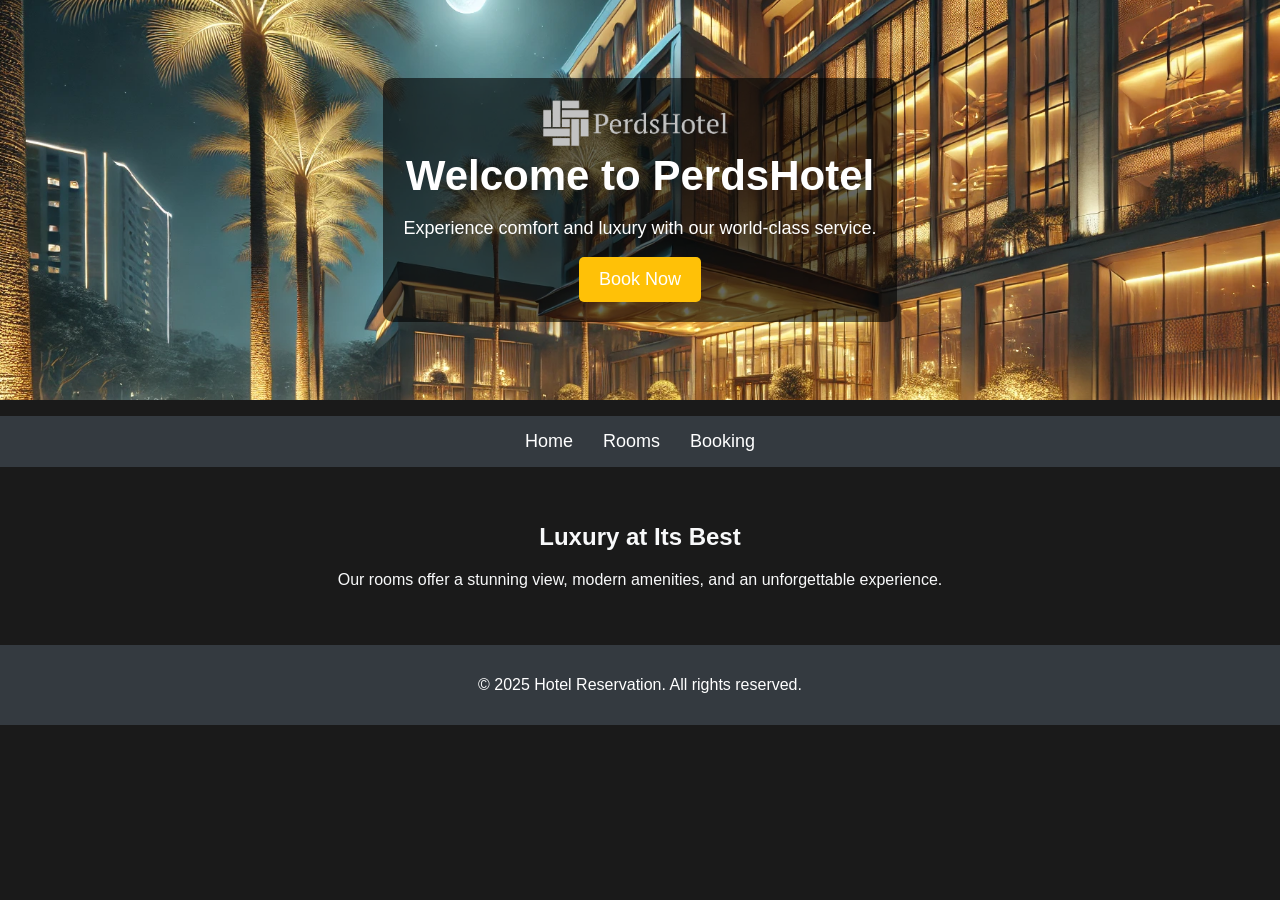
<file: index.html>
<!DOCTYPE html>
<html lang="en">
<head>
    <meta charset="UTF-8">
    <meta name="viewport" content="width=device-width, initial-scale=1.0">
    <title>Hotel Reservation</title>
    <link rel="stylesheet" href="style.css">
    <style>
        nav {
            transition: transform 0.5s ease;
        }
        .nav-hidden {
            transform: translateY(-100%);
        }
    </style>
    <script>
        function moveNavToTop() {
            document.querySelector('nav').classList.add('nav-hidden');
        }
    </script>
</head>
<body>
    <header>
        <div class="header-content">
            <img src="Logo.png" alt="PerdsHotel Logo" class="hotel-logo">
            <h1>Welcome to PerdsHotel</h1>
            <p>Experience comfort and luxury with our world-class service.</p>
            <button onclick="location.href='booking.html'">Book Now</button>
        </div>
    </header>

    <nav>
        <ul>
            <li><a href="index.html">Home</a></li>
            <li><a href="rooms.html" onclick="moveNavToTop()">Rooms</a></li>
            <li><a href="booking.html">Booking</a></li>
        </ul>
    </nav>

    <main>
        <h2>Luxury at Its Best</h2>
        <p>Our rooms offer a stunning view, modern amenities, and an unforgettable experience.</p>
    </main>

    <footer>
        <p>&copy; 2025 Hotel Reservation. All rights reserved.</p>
    </footer>
</body>
</html>
</file>
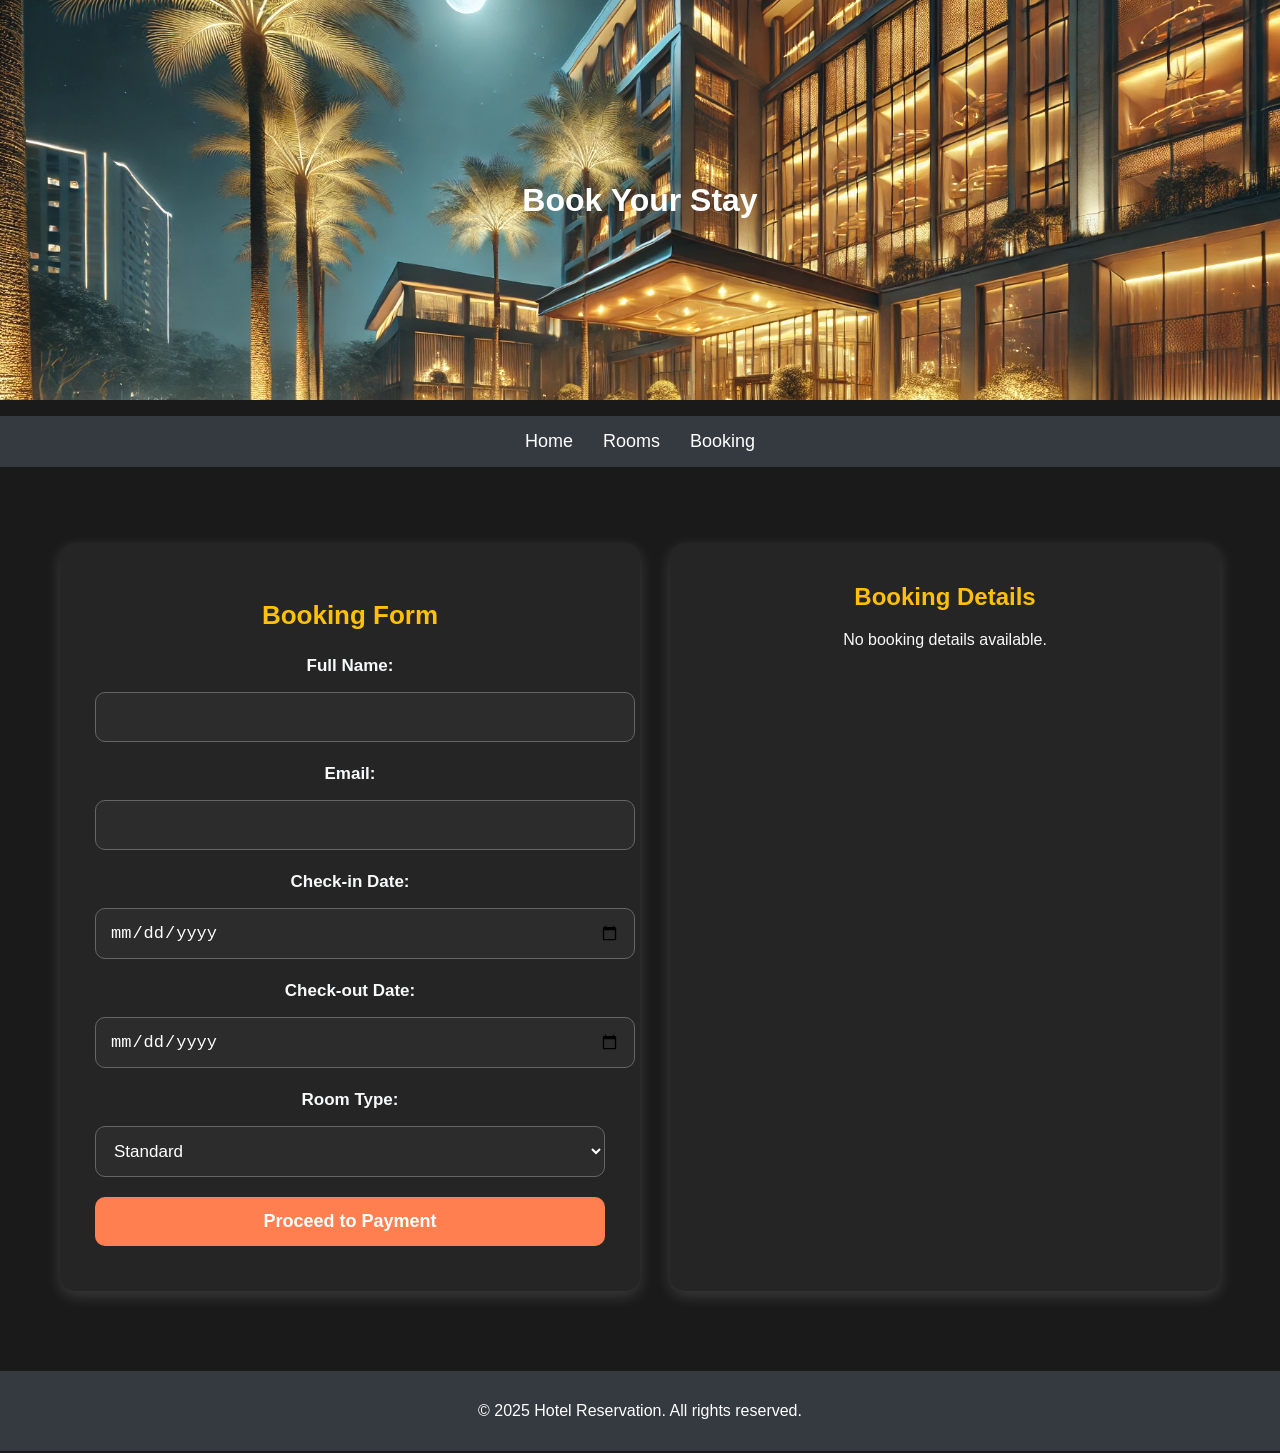
<file: booking.html>
<!DOCTYPE html>
<html lang="en">
<head>
    <meta charset="UTF-8">
    <meta name="viewport" content="width=device-width, initial-scale=1.0">
    <title>Booking</title>
    <link rel="stylesheet" href="style.css">
    <style>
        .booking-container {
            display: flex;
            justify-content: space-between;
            gap: 30px;
            padding: 40px;
            max-width: 1200px;
            margin: auto;
        }
        .booking-form {
            background: #252525;
            padding: 35px;
            border-radius: 15px;
            box-shadow: 0 5px 15px rgba(255, 255, 255, 0.15);
            width: 48%;
        }
        .booking-form h2 {
            text-align: center;
            margin-bottom: 25px;
            font-size: 26px;
            color: #ffc107;
        }
        .booking-form label {
            display: block;
            margin: 12px 0 6px;
            font-size: 17px;
            color: #f8f9fa;
            font-weight: bold;
        }
        .booking-form input, .booking-form select, .booking-form button {
            width: 100%;
            padding: 14px;
            margin: 10px 0;
            border-radius: 10px;
            border: none;
            font-size: 17px;
        }
        .booking-form input, .booking-form select {
            background: #2c2c2c;
            color: white;
            border: 1px solid #666;
        }
        .booking-form input:focus, .booking-form select:focus {
            outline: none;
            border-color: #ffc107;
        }
        .booking-form button {
            background: #ff7f50;
            color: white;
            cursor: pointer;
            transition: background 0.3s ease-in-out, transform 0.2s;
            font-size: 18px;
            font-weight: bold;
        }
        .booking-form button:hover {
            background: #ff5722;
            transform: scale(1.05);
        }
        .booking-tracking {
            width: 48%;
            background: #252525;
            padding: 20px;
            border-radius: 15px;
            box-shadow: 0 5px 15px rgba(255, 255, 255, 0.15);
        }
        .booking-tracking h2 {
            text-align: center;
            color: #ffc107;
        }
        .booking-tracking p {
            color: #f8f9fa;
            text-align: center;
        }
    </style>
    <script>
        window.addEventListener('scroll', function() {
            let header = document.querySelector('header');
            if (window.scrollY > 50) {
                header.classList.add('shrink');
            } else {
                header.classList.remove('shrink');
            }
        });

        function redirectToPayment(event) {
            event.preventDefault();
            window.location.href = 'payment.html';
        }
    </script>
</head>
<body>
    <header>
        <h1>Book Your Stay</h1>
    </header>

    <nav>
        <ul>
            <li><a href="index.html">Home</a></li>
            <li><a href="rooms.html">Rooms</a></li>
            <li><a href="booking.html">Booking</a></li>
        </ul>
    </nav>

    <main>
        <div class="booking-container">
            <section class="booking-form">
                <h2>Booking Form</h2>
                <form id="bookingForm" onsubmit="redirectToPayment(event)">
                    <label for="fullName">Full Name:</label>
                    <input type="text" id="fullName" name="fullName" required>

                    <label for="email">Email:</label>
                    <input type="email" id="email" name="email" required>

                    <label for="checkInDate">Check-in Date:</label>
                    <input type="date" id="checkInDate" name="checkInDate" required>

                    <label for="checkOutDate">Check-out Date:</label>
                    <input type="date" id="checkOutDate" name="checkOutDate" required>

                    <label for="roomType">Room Type:</label>
                    <select id="roomType" name="roomType">
                        <option value="standard">Standard</option>
                        <option value="deluxe">Deluxe</option>
                        <option value="suite">Suite</option>
                        <option value="presidential">Presidential Suite</option>
                    </select>

                    <button type="submit">Proceed to Payment</button>
                </form>
            </section>

            <section class="booking-tracking">
                <h2>Booking Details</h2>
                <div id="bookingDetails">
                    <p>No booking details available.</p>
                </div>
            </section>
        </div>
    </main>

    <footer>
        <p style="text-align: center;">&copy; 2025 Hotel Reservation. All rights reserved.</p>
    </footer>
</body>
</html>
</file>
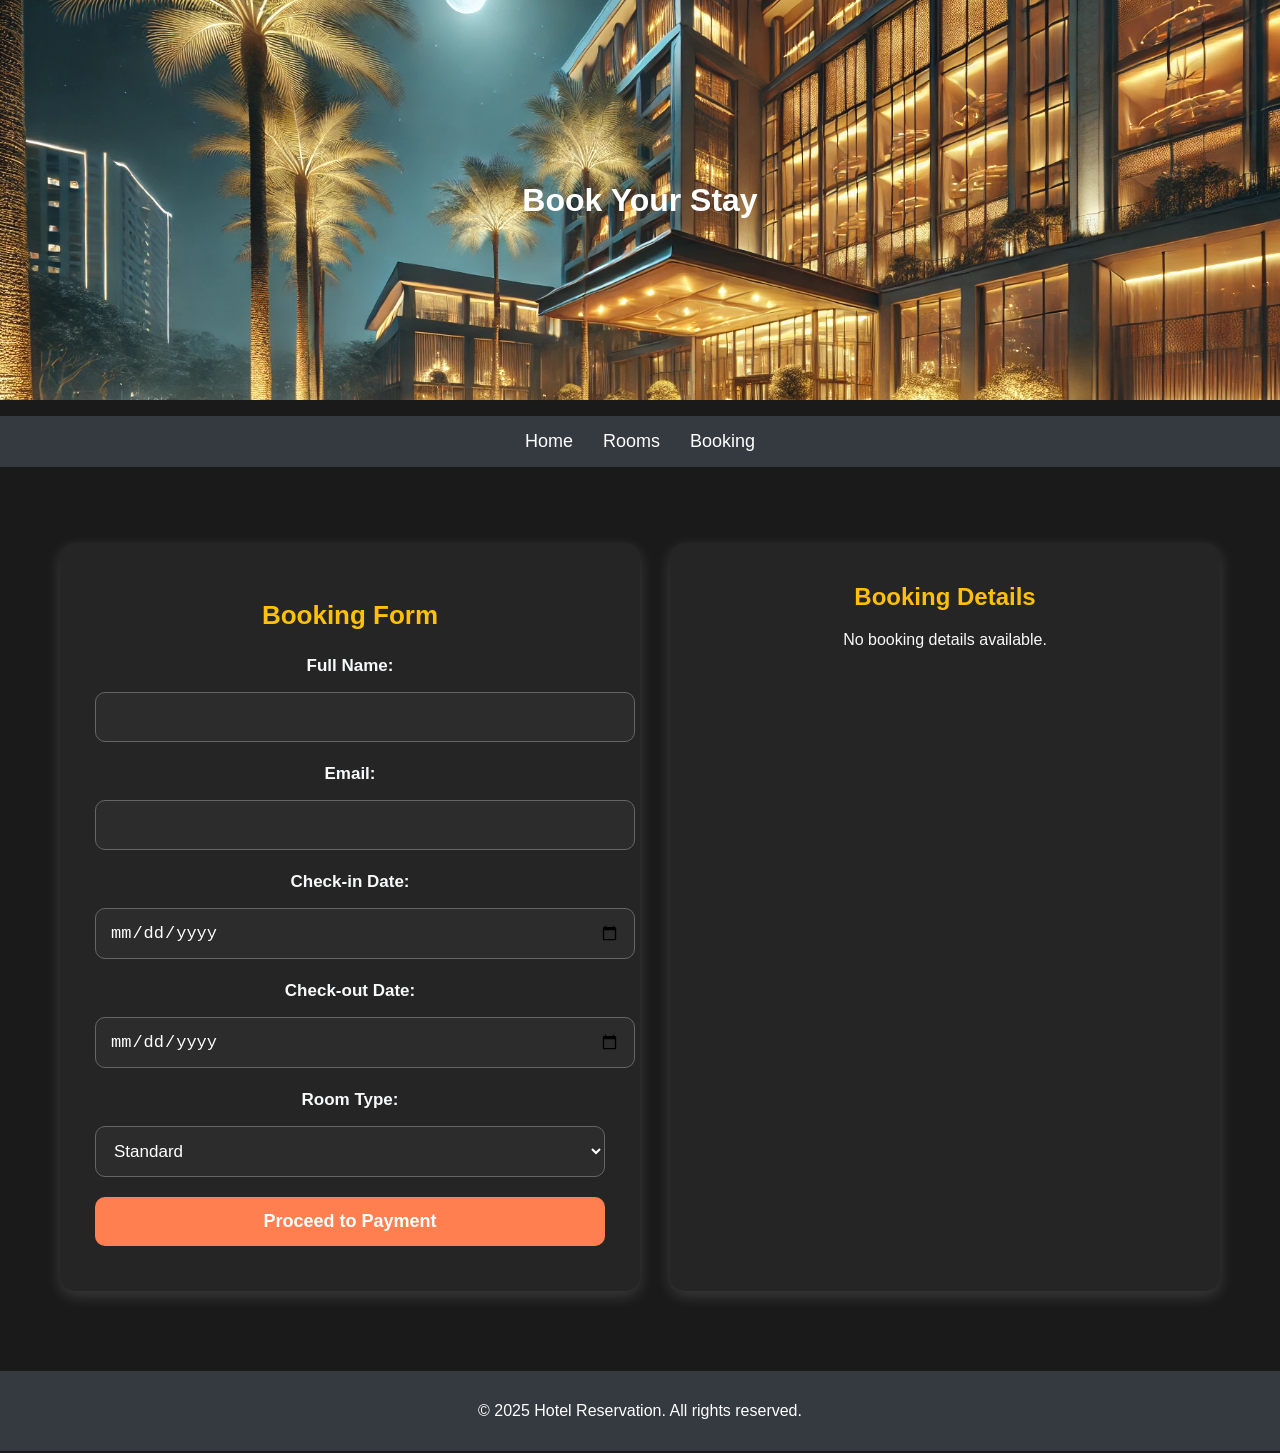
<file: booking2.html>
<!DOCTYPE html>
<html lang="en">
<head>
    <meta charset="UTF-8">
    <meta name="viewport" content="width=device-width, initial-scale=1.0">
    <title>Booking</title>
    <link rel="stylesheet" href="style.css">
    <style>
        .booking-container {
            display: flex;
            justify-content: space-between;
            gap: 30px;
            padding: 40px;
            max-width: 1200px;
            margin: auto;
        }
        .booking-form {
            background: #252525;
            padding: 35px;
            border-radius: 15px;
            box-shadow: 0 5px 15px rgba(255, 255, 255, 0.15);
            width: 48%;
        }
        .booking-form h2 {
            text-align: center;
            margin-bottom: 25px;
            font-size: 26px;
            color: #ffc107;
        }
        .booking-form label {
            display: block;
            margin: 12px 0 6px;
            font-size: 17px;
            color: #f8f9fa;
            font-weight: bold;
        }
        .booking-form input, .booking-form select, .booking-form button {
            width: 100%;
            padding: 14px;
            margin: 10px 0;
            border-radius: 10px;
            border: none;
            font-size: 17px;
        }
        .booking-form input, .booking-form select {
            background: #2c2c2c;
            color: white;
            border: 1px solid #666;
        }
        .booking-form input:focus, .booking-form select:focus {
            outline: none;
            border-color: #ffc107;
        }
        .booking-form button {
            background: #ff7f50;
            color: white;
            cursor: pointer;
            transition: background 0.3s ease-in-out, transform 0.2s;
            font-size: 18px;
            font-weight: bold;
        }
        .booking-form button:hover {
            background: #ff5722;
            transform: scale(1.05);
        }
        .booking-tracking {
            width: 48%;
            background: #252525;
            padding: 20px;
            border-radius: 15px;
            box-shadow: 0 5px 15px rgba(255, 255, 255, 0.15);
        }
        .booking-tracking h2 {
            text-align: center;
            color: #ffc107;
        }
        .booking-tracking p {
            color: #f8f9fa;
            text-align: center;
        }
    </style>
    <script>
        function redirectToPayment(event) {
            event.preventDefault();

            const checkInDate = new Date(document.getElementById("checkInDate").value);
            const checkOutDate = new Date(document.getElementById("checkOutDate").value);
            const numberOfDays = Math.round((checkOutDate - checkInDate) / (1000 * 60 * 60 * 24));

            const roomRates = {
                standard: 100,
                deluxe: 150,
                suite: 200,
                presidential: 300
            };

            const exchangeRate = 50; // Example exchange rate (1 USD = 50 PHP)
            const selectedRoom = document.getElementById("roomType").value;
            const totalAmountPHP = numberOfDays * roomRates[selectedRoom] * exchangeRate;

            const formData = {
                fullName: document.getElementById("fullName").value,
                email: document.getElementById("email").value,
                checkInDate: document.getElementById("checkInDate").value,
                checkOutDate: document.getElementById("checkOutDate").value,
                roomType: selectedRoom,
                numberOfDays: numberOfDays,
                roomRate: roomRates[selectedRoom],
                exchangeRate: exchangeRate,
                totalAmountPHP: totalAmountPHP
            };

            localStorage.setItem('receiptData', JSON.stringify(formData));
            window.location.href = 'payment.html';
        }

        window.onload = function() {
            const bookingDetailsDiv = document.getElementById("bookingDetails");
            const receiptData = JSON.parse(localStorage.getItem('receiptData'));

            if (!receiptData) {
                bookingDetailsDiv.innerHTML = "<p>No booking details available.</p>";
                return;
            }

            let detailsHTML = `
                <h3>Booking Summary</h3>
                <p><strong>Full Name:</strong> ${receiptData.fullName}</p>
                <p><strong>Email:</strong> ${receiptData.email}</p>
                <p><strong>Room Type:</strong> ${receiptData.roomType}</p>
                <p><strong>Check-in Date:</strong> ${receiptData.checkInDate}</p>
                <p><strong>Check-out Date:</strong> ${receiptData.checkOutDate}</p>
                <p><strong>Number of Days:</strong> ${receiptData.numberOfDays}</p>
                <p><strong>Room Rate (USD):</strong> $${receiptData.roomRate}</p>
                <p><strong>Exchange Rate:</strong> 1 USD = ${receiptData.exchangeRate} PHP</p>
                <p><strong>Total Amount (PHP):</strong> ₱${receiptData.totalAmountPHP}</p>
            `;

            bookingDetailsDiv.innerHTML = detailsHTML;
        };
    </script>
</head>
<body>
    <header>
        <h1>Book Your Stay</h1>
    </header>

    <nav>
        <ul>
            <li><a href="index.html">Home</a></li>
            <li><a href="rooms.html">Rooms</a></li>
            <li><a href="booking.html">Booking</a></li>
        </ul>
    </nav>

    <main>
        <div class="booking-container">
            <section class="booking-form">
                <h2>Booking Form</h2>
                <form id="bookingForm" onsubmit="redirectToPayment(event)">
                    <label for="fullName">Full Name:</label>
                    <input type="text" id="fullName" name="fullName" required>

                    <label for="email">Email:</label>
                    <input type="email" id="email" name="email" required>

                    <label for="checkInDate">Check-in Date:</label>
                    <input type="date" id="checkInDate" name="checkInDate" required>

                    <label for="checkOutDate">Check-out Date:</label>
                    <input type="date" id="checkOutDate" name="checkOutDate" required>

                    <label for="roomType">Room Type:</label>
                    <select id="roomType" name="roomType">
                        <option value="standard">Standard</option>
                        <option value="deluxe">Deluxe</option>
                        <option value="suite">Suite</option>
                        <option value="presidential">Presidential Suite</option>
                    </select>

                    <button type="submit">Proceed to Payment</button>
                </form>
            </section>

            <section class="booking-tracking">
                <h2>Booking Details</h2>
                <div id="bookingDetails">
                    <p>No booking details available.</p>
                </div>
            </section>
        </div>
    </main>

    <footer>
        <p style="text-align: center;">&copy; 2025 Hotel Reservation. All rights reserved.</p>
    </footer>
</body>
</html>
</file>
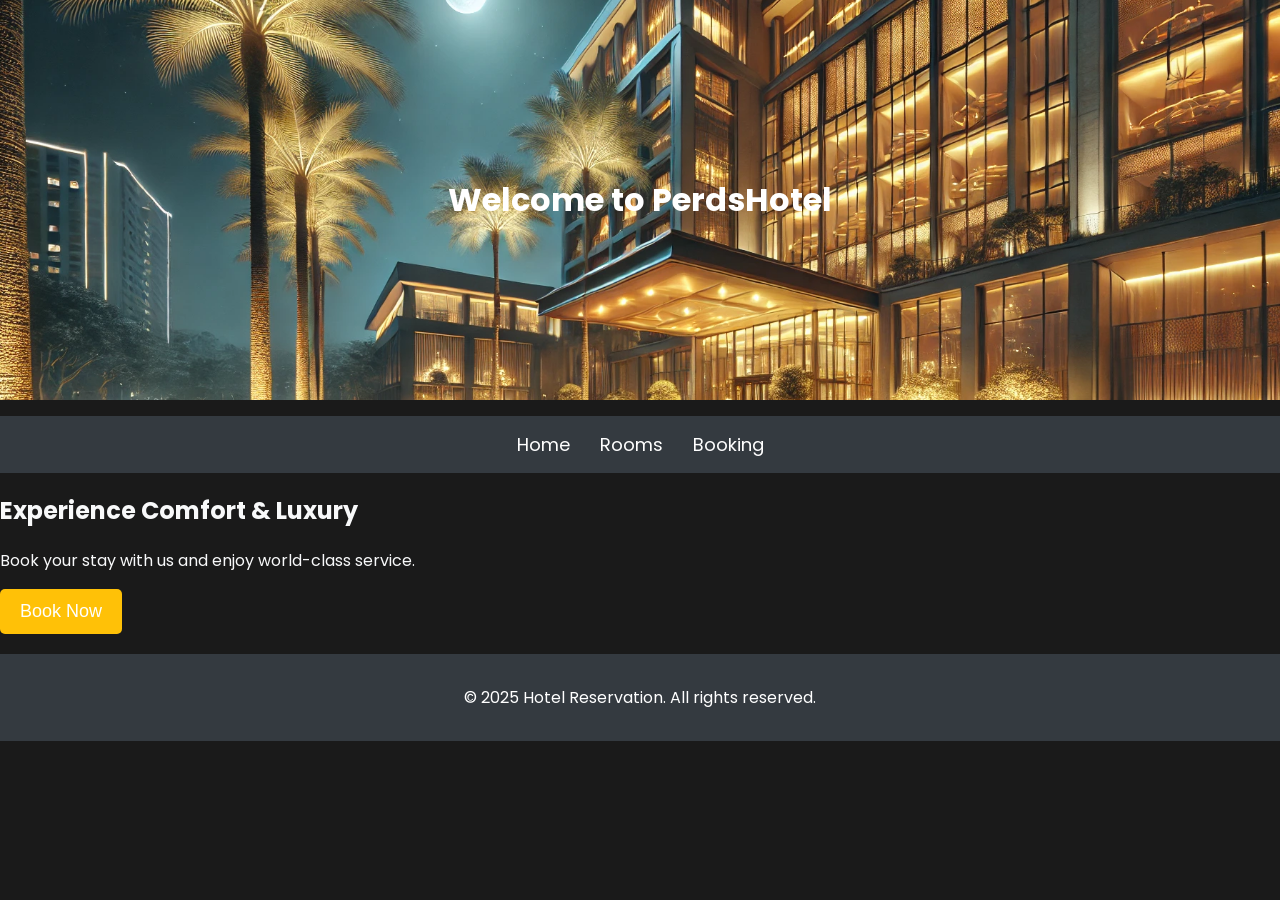
<file: index2.html>
<!DOCTYPE html>
<html lang="en">
<head>
    <meta charset="UTF-8">
    <meta name="viewport" content="width=device-width, initial-scale=1.0">
    <title>Hotel Reservation</title>
    <link rel="stylesheet" href="style.css">
    <link rel="preconnect" href="https://fonts.googleapis.com">
    <link rel="preconnect" href="https://fonts.gstatic.com" crossorigin>
    <link href="https://fonts.googleapis.com/css2?family=Poppins:wght@400;700&display=swap" rel="stylesheet">
</head>
<body>
    <header>
        <h1>Welcome to PerdsHotel</h1>
    </header>

    <nav>
        <ul>
            <li><a href="index.html">Home</a></li>
            <li><a href="rooms.html">Rooms</a></li>
            <li><a href="booking2.html">Booking</a></li>
        </ul>
    </nav>

    <section>
        <h2>Experience Comfort & Luxury</h2>
        <p>Book your stay with us and enjoy world-class service.</p>
        <button onclick="location.href='booking2.html'">Book Now</button>
    </section>

    <footer>
        <p>&copy; 2025 Hotel Reservation. All rights reserved.</p>
    </footer>
</body>
</html>
</file>
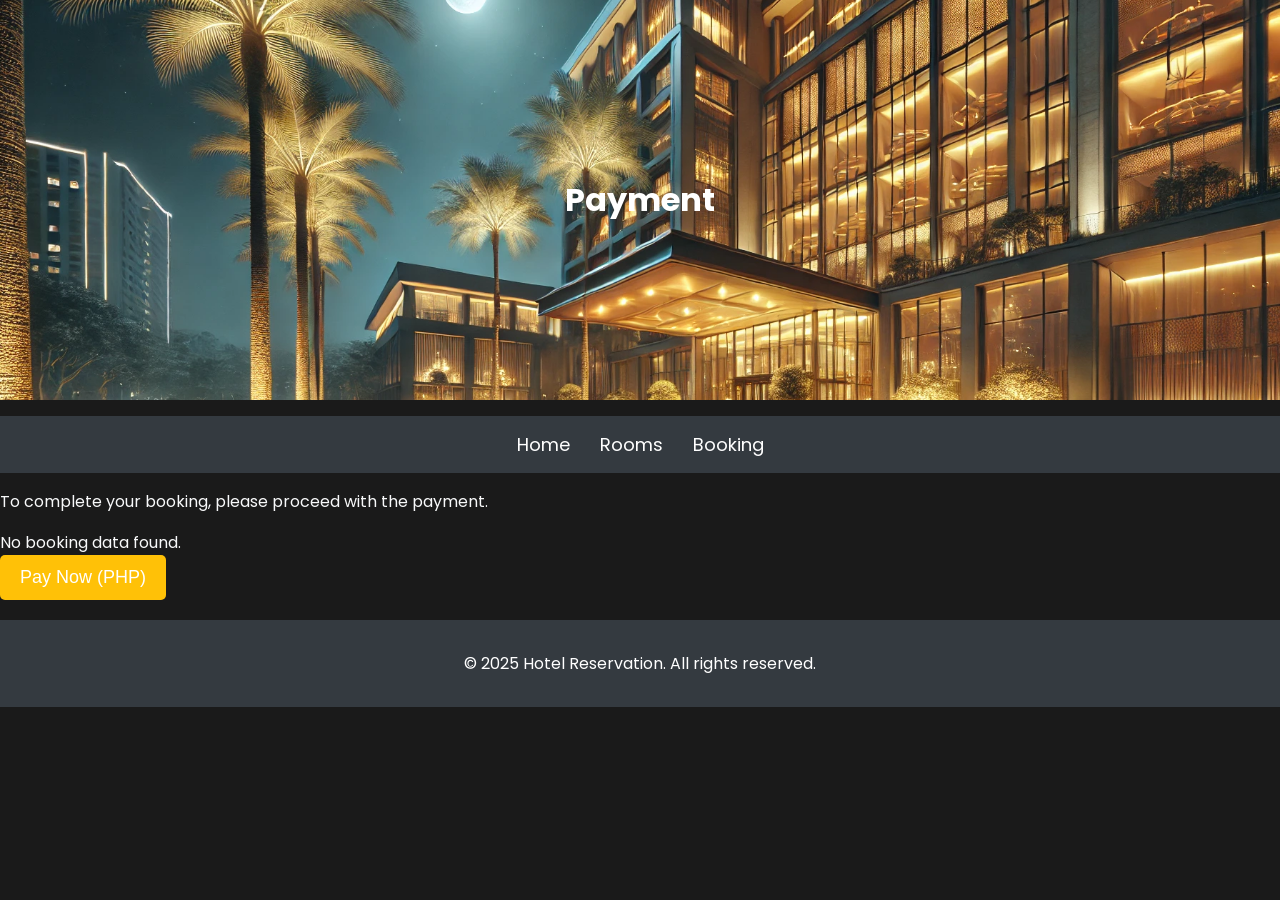
<file: payment.html>
<!DOCTYPE html>
<html lang="en">
<head>
    <meta charset="UTF-8">
    <meta name="viewport" content="width=device-width, initial-scale=1.0">
    <title>Payment</title>
    <link rel="stylesheet" href="style.css">
    <link rel="preconnect" href="https://fonts.googleapis.com">
    <link rel="preconnect" href="https://fonts.gstatic.com" crossorigin>
    <link href="https://fonts.googleapis.com/css2?family=Poppins:wght@400;700&display=swap" rel="stylesheet">
</head>
<body>
    <header>
        <h1>Payment</h1>
    </header>

    <nav>
        <ul>
            <li><a href="index.html">Home</a></li>
            <li><a href="rooms.html">Rooms</a></li>
            <li><a href="booking.html">Booking</a></li>
        </ul>
    </nav>

    <section>
        <p>To complete your booking, please proceed with the payment.</p>
        <div id="paymentSummary"></div>
        <button onclick="showPaymentModal()">Pay Now (PHP)</button>
        <div id="paymentResult"></div>
    </section>

    <!-- Payment Modal -->
    <div id="paymentModal" style="display:none;">
        <div class="modal-content">
            <span class="close">&times;</span>
            <h2>Enter Card Details</h2>
            <form id="cardForm">
                <label for="cardNumber">Card Number:</label>
                <input type="text" id="cardNumber" name="cardNumber" required>

                <label for="expirationDate">Expiration Date:</label>
                <input type="month" id="expirationDate" name="expirationDate" required>

                <label for="cvv">CVV:</label>
                <input type="number" id="cvv" name="cvv" required>

                <button type="button" onclick="confirmPayment()">Confirm Payment</button>
            </form>
        </div>
    </div>

    <footer>
        <p>&copy; 2025 Hotel Reservation. All rights reserved.</p>
    </footer>

    <script>
        // Initialize the balance
        let balance = 10000000;

        // Function to calculate the room rate based on room type
        function calculateRoomRate(roomType) {
            switch (roomType) {
                case 'standard':
                    return 1500; // Example rate in USD
                case 'deluxe':
                    return 2500; // Example rate in USD
                case 'presidential':
                    return 5000; // Example rate in USD
                default:
                    return 1000; // Default rate if room type is unknown
                }
            }

            // Function to calculate the number of days between two dates
        
        function calculateNumberOfDays(checkInDate, checkOutDate) {
            const checkIn = new Date(checkInDate);
            const checkOut = new Date(checkOutDate);
            const timeDiff = checkOut.getTime() - checkIn.getTime();
            const numberOfDays = Math.ceil(timeDiff / (1000 * 3600 * 24));
            return numberOfDays;
        }

        // Function to compute the payment amount
        function computePaymentAmount(roomRate, numberOfDays, exchangeRate) {
            const amountUSD = roomRate * numberOfDays;
            const amountPHP = amountUSD * exchangeRate; // Convert USD to PHP
            return amountPHP;
        }

        // Function to process the payment
        function processPayment(amountPHP) {
            if (balance >= amountPHP) {
                balance -= amountPHP;

                // Display the payment result
                const paymentResult = document.getElementById("paymentResult");
                paymentResult.innerHTML = `Payment of ₱${amountPHP.toFixed(2)} successful!`; // Display the result

                return true;
            } else {
                alert("Insufficient balance.");
                return false;
            }
        }

        // Function to display payment summary
        function displayPaymentSummary() {
            const bookingData = JSON.parse(localStorage.getItem('bookingData'));
            if (!bookingData) {
                document.getElementById("paymentSummary").innerText = "No booking data found.";
                return;
            }

            // Example exchange rate (USD to PHP)
            const exchangeRate = 55; // 1 USD = 55 PHP
            const roomRate = calculateRoomRate(bookingData.roomType);
            const numberOfDays = calculateNumberOfDays(bookingData.checkInDate, bookingData.checkOutDate);
            const amountPHP = computePaymentAmount(roomRate, numberOfDays, exchangeRate);

            // Create a summary of the payment details
            let paymentSummary = `
                <h3>Payment Summary</h3>
                <p>Room Type: ${bookingData.roomType}</p>
                <p>Check-in Date: ${bookingData.checkInDate}</p>
                <p>Check-out Date: ${bookingData.checkOutDate}</p>
                <p>Number of Days: ${numberOfDays}</p>
                <p>Room Rate (USD): $${roomRate}</p>
                <p>Exchange Rate (USD to PHP): 1 USD = ${exchangeRate} PHP</p>
                <p>Total Amount (PHP): ₱${amountPHP.toFixed(2)}</p>
            `;

            // Display the payment summary in the paymentSummary div
            document.getElementById("paymentSummary").innerHTML = paymentSummary;

            return amountPHP;
        }

        // Function to show the payment modal
        function showPaymentModal() {
            const modal = document.getElementById("paymentModal");
            modal.style.display = "block";

            // Get the <span> element that closes the modal
            const span = document.getElementsByClassName("close")[0];

            // When the user clicks on <span> (x), close the modal
            span.onclick = function() {
                modal.style.display = "none";
            }

            // When the user clicks anywhere outside of the modal, close it
            window.onclick = function(event) {
                if (event.target == modal) {
                    modal.style.display = "none";
                }
            }
        }

        // Function to confirm the payment
        function confirmPayment() {
    const modal = document.getElementById("paymentModal");
    modal.style.display = "none";

    const bookingData = JSON.parse(localStorage.getItem('bookingData'));
    if (!bookingData) {
        alert("No booking data found. Please go back and fill the booking form.");
        return;
    }

    // Example exchange rate (USD to PHP)
    const exchangeRate = 55; // 1 USD = 55 PHP
    const roomRate = calculateRoomRate(bookingData.roomType);
    const numberOfDays = calculateNumberOfDays(bookingData.checkInDate, bookingData.checkOutDate);
    const amountPHP = computePaymentAmount(roomRate, numberOfDays, exchangeRate);

    const paymentSuccessful = processPayment(amountPHP);

    if (paymentSuccessful) {
        // Prepare **final booking details** to be saved in localStorage
        const finalBookingData = {
            fullName: bookingData.fullName,
            email: bookingData.email,
            roomType: bookingData.roomType,
            checkInDate: bookingData.checkInDate,
            checkOutDate: bookingData.checkOutDate,
            numberOfDays: numberOfDays,
            totalAmountPHP: amountPHP.toFixed(2),
            currentBalance: balance.toFixed(2)
        };

        // Save final booking details in localStorage
        localStorage.setItem('receiptData', JSON.stringify(finalBookingData));

        // Redirect to receipt page
        window.location.href = 'receipt.html';
    }
}

        // Call the function to display the payment summary when the page loads
        window.onload = function() {
            displayPaymentSummary();
        };
    </script>
</body>
</html>
</file>
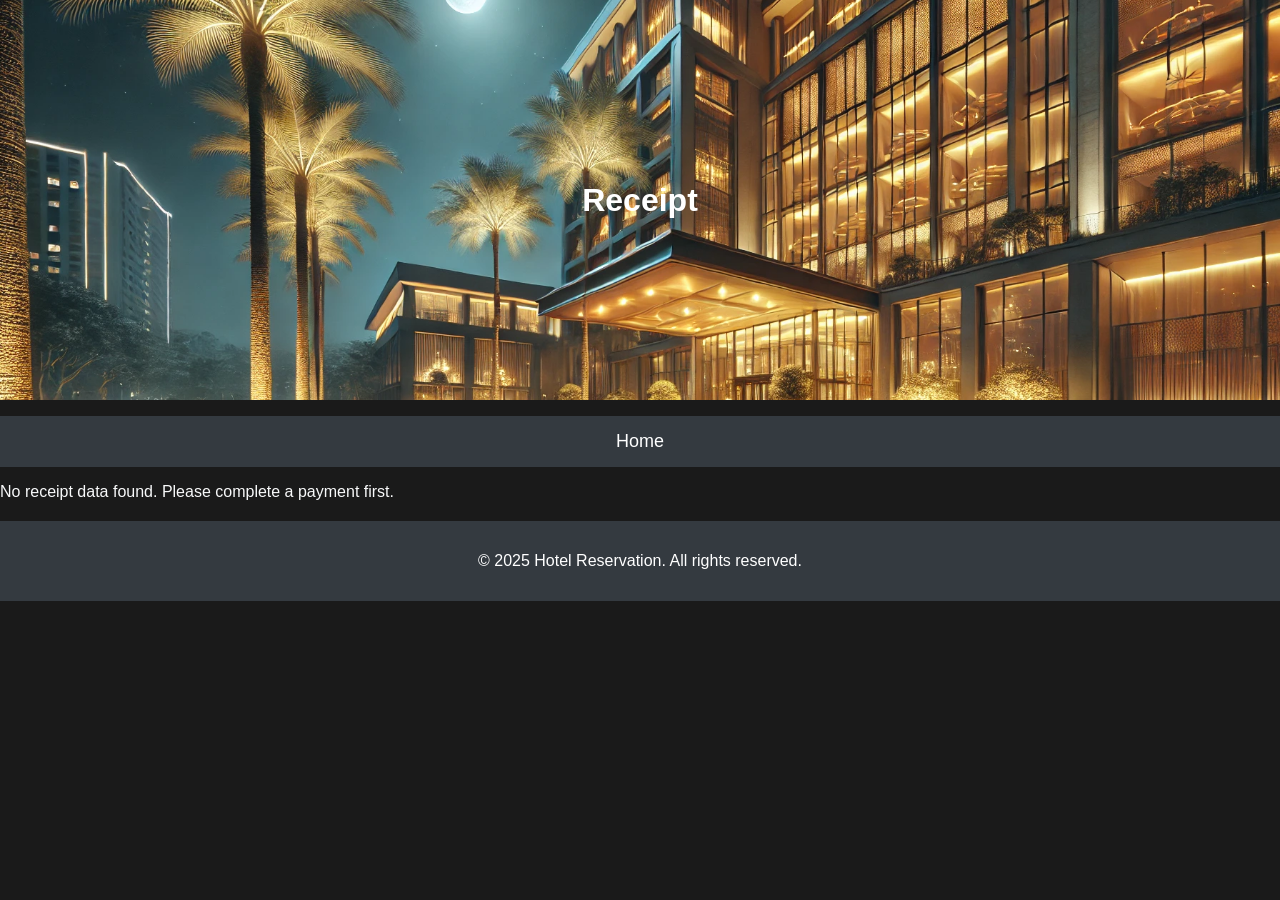
<file: receipt.html>
<!DOCTYPE html>
<html lang="en">
<head>
    <meta charset="UTF-8">
    <meta name="viewport" content="width=device-width, initial-scale=1.0">
    <title>Receipt</title>
    <link rel="stylesheet" href="style.css">
</head>
<body>
    <header>
        <h1>Receipt</h1>
    </header>

    <nav>
        <ul>
            <li><a href="index2.html">Home</a></li>
        </ul>
    </nav>

    <section id="receiptSection">
        <!-- Receipt details will be dynamically inserted here -->
    </section>

    <footer>
        <p>&copy; 2025 Hotel Reservation. All rights reserved.</p>
    </footer>

    <script>
        // Function to display receipt details
        window.onload = function() {
            const receiptData = JSON.parse(localStorage.getItem('receiptData'));

            if (!receiptData) {
                document.getElementById("receiptSection").innerHTML =
                    "<p>No receipt data found. Please complete a payment first.</p>";
                return;
            }

            // Generate receipt details
            const receiptDetails = `
                <h3>Receipt Details</h3>
                <p><strong>Room Type:</strong> ${receiptData.roomType}</p>
                <p><strong>Check-in Date:</strong> ${receiptData.checkInDate}</p>
                <p><strong>Check-out Date:</strong> ${receiptData.checkOutDate}</p>
                <p><strong>Number of Days:</strong> ${receiptData.numberOfDays}</p>
                <p><strong>Room Rate (USD):</strong> $${receiptData.roomRate}</p>
                <p><strong>Total Amount (PHP):</strong> ₱${receiptData.totalAmountPHP}</p>
                <p><strong>Current Balance (PHP):</strong> ₱${receiptData.currentBalance}</p>
            `;

            // Display receipt details in the section
            document.getElementById("receiptSection").innerHTML = receiptDetails;

        };
    </script>
</body>
</html>
</file>
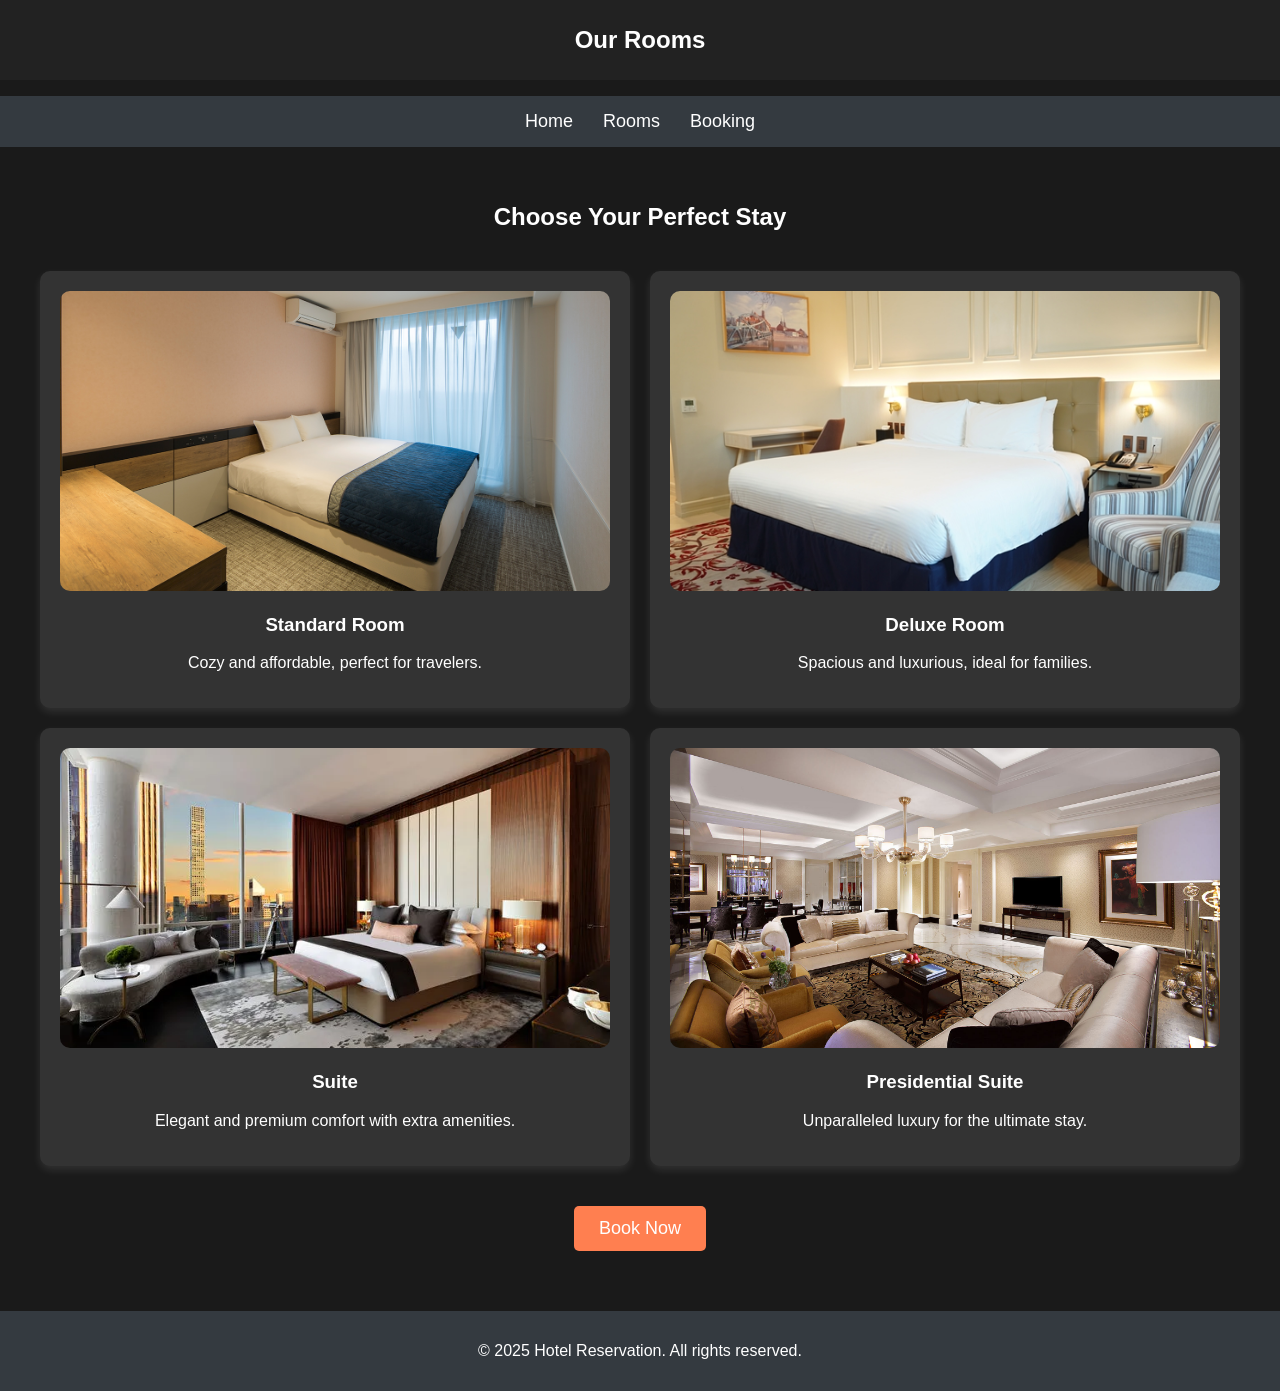
<file: rooms.html>
<!DOCTYPE html>
<html lang="en">
<head>
    <meta charset="UTF-8">
    <meta name="viewport" content="width=device-width, initial-scale=1.0">
    <title>Available Rooms</title>
    <link rel="stylesheet" href="style.css">
    <style>
        body {
            font-family: 'Poppins', sans-serif;
            background: #1a1a1a;
            color: white;
            margin: 0;
            padding: 0;
        }
        header {
            height: 60px;
            display: flex;
            align-items: center;
            justify-content: center;
            background: #222;
            color: white;
            padding: 10px 0;
            transition: height 0.5s ease-in-out;
        }
        header.shrink {
            height: 40px;
        }
        header h1 {
            font-size: 24px;
            margin: 0;
            transition: font-size 0.5s ease-in-out;
        }
        header.shrink h1 {
            font-size: 20px;
        }
        .content {
            transition: transform 0.5s ease-in-out;
        }
        .content.move-up {
            transform: translateY(-100px);
        }
        .room-gallery {
            display: grid;
            grid-template-columns: repeat(2, 1fr);
            gap: 20px;
            padding: 20px;
            max-width: 1200px;
            margin: auto;
        }
        .room {
            background: #333;
            padding: 20px;
            border-radius: 10px;
            box-shadow: 0 4px 8px rgba(255, 255, 255, 0.1);
            text-align: center;
            transition: transform 0.3s ease-in-out;
        }
        .room:hover {
            transform: translateY(-5px);
        }
        .room img {
            width: 100%;
            height: 300px;
            object-fit: cover;
            border-radius: 10px;
        }
        button {
            display: block;
            margin: 20px auto;
            padding: 12px 25px;
            font-size: 18px;
            background: #ff7f50;
            color: white;
            border: none;
            border-radius: 5px;
            cursor: pointer;
            transition: background 0.3s ease-in-out;
        }
        button:hover {
            background: #ff5722;
        }
    </style>
    <script>
        window.addEventListener('scroll', function() {
            let header = document.querySelector('header');
            if (window.scrollY > 50) {
                header.classList.add('shrink');
            } else {
                header.classList.remove('shrink');
            }
        });

        function moveToRooms() {
            document.querySelector('.content').classList.add('move-up');
        }
    </script>
</head>
<body>
    <div class="content">
        <header>
            <h1>Our Rooms</h1>
        </header>

        <nav>
            <ul>
                <li><a href="index.html">Home</a></li>
                <li><a href="#" onclick="moveToRooms()">Rooms</a></li>
                <li><a href="booking.html">Booking</a></li>
            </ul>
        </nav>

        <main>
            <h2 style="text-align: center;">Choose Your Perfect Stay</h2>
            <section class="room-gallery">
                <div class="room">
                    <img src="standard-room.jpg" alt="Standard Room">
                    <h3>Standard Room</h3>
                    <p>Cozy and affordable, perfect for travelers.</p>
                </div>
                <div class="room">
                    <img src="deluxe-room.png" alt="Deluxe Room">
                    <h3>Deluxe Room</h3>
                    <p>Spacious and luxurious, ideal for families.</p>
                </div>
                <div class="room">
                    <img src="suite-room.png" alt="Suite Room">
                    <h3>Suite</h3>
                    <p>Elegant and premium comfort with extra amenities.</p>
                </div>
                <div class="room">
                    <img src="presidential-suite.jpg" alt="Presidential Suite">
                    <h3>Presidential Suite</h3>
                    <p>Unparalleled luxury for the ultimate stay.</p>
                </div>
            </section>
            <button onclick="location.href='booking.html'">Book Now</button>
        </main>
    </div>

    <footer>
        <p style="text-align: center;">&copy; 2025 Hotel Reservation. All rights reserved.</p>
    </footer>
</body>
</html>
</file>
<file: style.css>
:root {
    --primary-color: #1a1a1a; /* Dark background */
    --secondary-color: #343a40;
    --accent-color: #ffc107;
    --text-color: #f8f9fa;
}

body {
    font-family: 'Poppins', sans-serif;
    margin: 0;
    padding: 0;
    background: var(--primary-color);
    color: var(--text-color);
}

header {
    position: relative;
    width: 100%;
    height: 400px;
    background: url('HotelBackground.png') no-repeat center/cover;
    display: flex;
    align-items: center;
    justify-content: center;
    text-align: center;
    color: white;
}

.header-content {
    background: rgba(0, 0, 0, 0.6);
    padding: 20px;
    border-radius: 10px;
}

.header-content h1 {
    font-size: 42px;
    margin: 0;
}

.header-content p {
    font-size: 18px;
}

.hotel-logo {
    height: 50px; /* Adjusted size */
    filter: brightness(0.8); /* Darkened logo */
    margin-right: 10px;
}

button {
    background: var(--accent-color);
    color: white;
    border: none;
    padding: 12px 20px;
    font-size: 18px;
    cursor: pointer;
    border-radius: 5px;
    transition: 0.3s;
}

button:hover {
    background: #e0a800;
}

nav ul {
    display: flex;
    justify-content: center;
    list-style: none;
    background: var(--secondary-color);
    padding: 15px;
}

nav ul li {
    margin: 0 15px;
}

nav a {
    color: white;
    text-decoration: none;
    font-size: 18px;
}

main {
    padding: 20px;
    text-align: center;
}

footer {
    text-align: center;
    background: var(--secondary-color);
    color: white;
    padding: 15px;
    margin-top: 20px;
}
</file>
